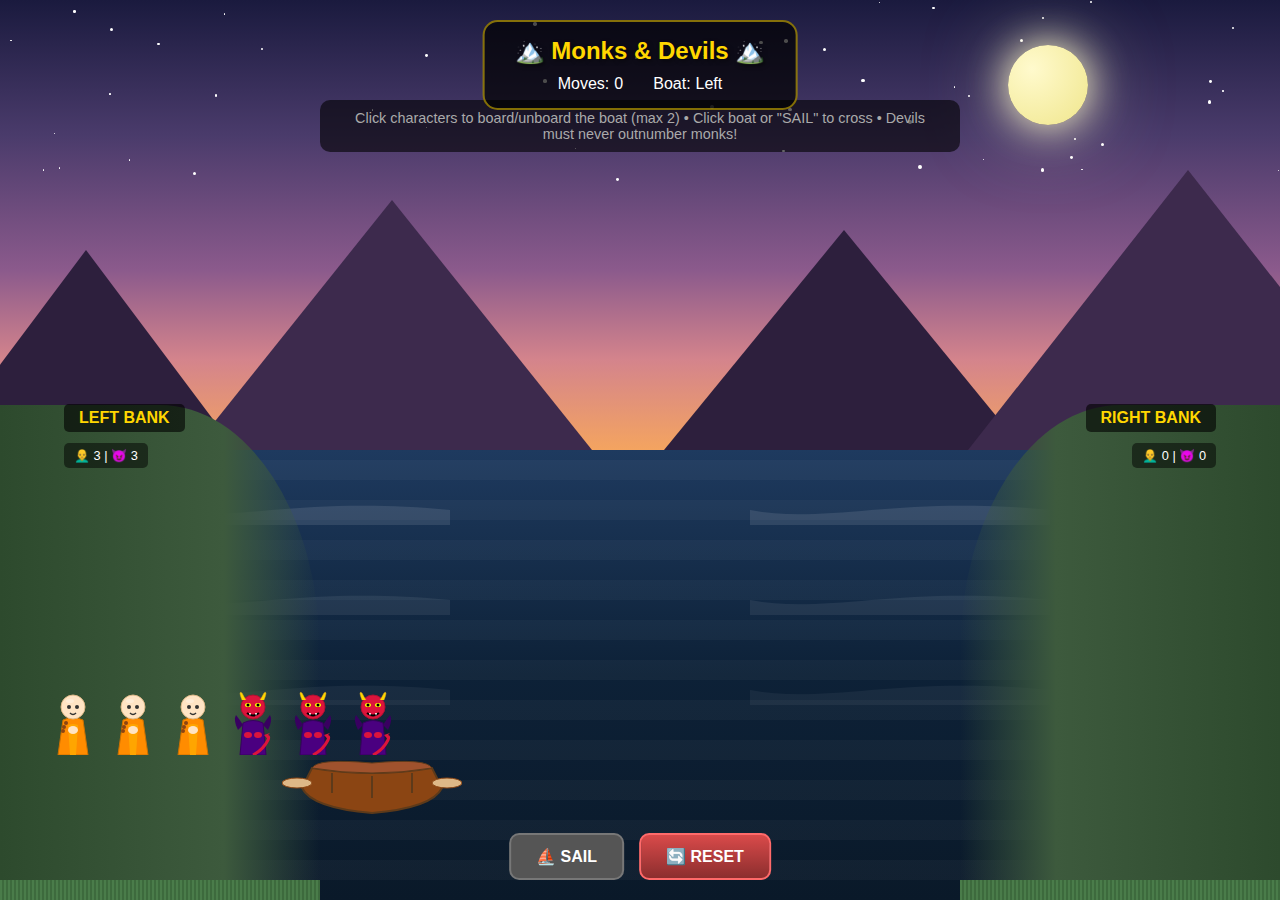
<file: claude-opus-4.5/index.html>
<!DOCTYPE html>
<html lang="en">

<head>
    <meta charset="UTF-8">
    <meta name="viewport" content="width=device-width, initial-scale=1.0">
    <title>Monks & Devils - River Crossing Puzzle</title>
    <style>
        * {
            margin: 0;
            padding: 0;
            box-sizing: border-box;
        }

        body {
            font-family: 'Segoe UI', Tahoma, Geneva, Verdana, sans-serif;
            overflow: hidden;
            height: 100vh;
            display: flex;
            flex-direction: column;
        }

        .game-container {
            position: relative;
            width: 100%;
            height: 100vh;
            overflow: hidden;
        }

        /* Background layers */
        .background {
            position: absolute;
            width: 100%;
            height: 100%;
            z-index: 0;
        }

        .sky {
            position: absolute;
            top: 0;
            width: 100%;
            height: 50%;
            background: linear-gradient(180deg, #1a1a3e 0%, #4a3b6b 30%, #8b5a8c 60%, #d4848c 80%, #f4a460 100%);
        }

        .stars {
            position: absolute;
            top: 0;
            width: 100%;
            height: 40%;
        }

        .star {
            position: absolute;
            background: white;
            border-radius: 50%;
            animation: twinkle 2s infinite;
        }

        @keyframes twinkle {

            0%,
            100% {
                opacity: 0.3;
            }

            50% {
                opacity: 1;
            }
        }

        .moon {
            position: absolute;
            top: 10%;
            right: 15%;
            width: 80px;
            height: 80px;
            background: radial-gradient(circle at 30% 30%, #fffacd, #f0e68c);
            border-radius: 50%;
            box-shadow: 0 0 40px #fffacd, 0 0 80px rgba(255, 250, 205, 0.5);
        }

        .mountains {
            position: absolute;
            bottom: 50%;
            width: 100%;
            height: 30%;
        }

        .mountain {
            position: absolute;
            bottom: 0;
            width: 0;
            height: 0;
            border-style: solid;
        }

        .mountain-1 {
            left: -5%;
            border-width: 0 150px 200px 150px;
            border-color: transparent transparent #2d1f3d transparent;
        }

        .mountain-2 {
            left: 15%;
            border-width: 0 200px 250px 200px;
            border-color: transparent transparent #3d2a4d transparent;
        }

        .mountain-3 {
            right: 20%;
            border-width: 0 180px 220px 180px;
            border-color: transparent transparent #2d1f3d transparent;
        }

        .mountain-4 {
            right: -10%;
            border-width: 0 220px 280px 220px;
            border-color: transparent transparent #3d2a4d transparent;
        }

        .river {
            position: absolute;
            bottom: 0;
            width: 100%;
            height: 50%;
            background: linear-gradient(180deg, #1e3a5f 0%, #0d2137 50%, #0a1929 100%);
            overflow: hidden;
        }

        .river-reflection {
            position: absolute;
            top: 0;
            width: 100%;
            height: 100%;
            background: repeating-linear-gradient(0deg,
                    transparent,
                    transparent 20px,
                    rgba(255, 255, 255, 0.03) 20px,
                    rgba(255, 255, 255, 0.03) 40px);
            animation: ripple 3s ease-in-out infinite;
        }

        @keyframes ripple {

            0%,
            100% {
                transform: translateY(0);
            }

            50% {
                transform: translateY(10px);
            }
        }

        .wave {
            position: absolute;
            width: 200%;
            height: 30px;
            background: url("data:image/svg+xml,%3Csvg xmlns='http://www.w3.org/2000/svg' viewBox='0 0 1200 120'%3E%3Cpath fill='rgba(255,255,255,0.1)' d='M0,60 C300,120 600,0 1200,60 L1200,120 L0,120 Z'/%3E%3C/svg%3E");
            background-size: 600px 30px;
            animation: wave 4s linear infinite;
        }

        .wave-1 {
            top: 10%;
            animation-delay: 0s;
        }

        .wave-2 {
            top: 30%;
            animation-delay: -1s;
            opacity: 0.7;
        }

        .wave-3 {
            top: 50%;
            animation-delay: -2s;
            opacity: 0.5;
        }

        @keyframes wave {
            0% {
                transform: translateX(0);
            }

            100% {
                transform: translateX(-50%);
            }
        }

        /* Banks */
        .bank {
            position: absolute;
            bottom: 0;
            width: 25%;
            height: 55%;
            z-index: 10;
        }

        .left-bank {
            left: 0;
            background: linear-gradient(90deg, #2d4a2d 0%, #3d5a3d 70%, transparent 100%);
            border-radius: 0 50% 0 0;
        }

        .right-bank {
            right: 0;
            background: linear-gradient(-90deg, #2d4a2d 0%, #3d5a3d 70%, transparent 100%);
            border-radius: 50% 0 0 0;
        }

        .grass {
            position: absolute;
            bottom: 0;
            width: 100%;
            height: 20px;
            background: repeating-linear-gradient(90deg,
                    #4a7c4a,
                    #4a7c4a 2px,
                    #3d6a3d 2px,
                    #3d6a3d 4px);
        }

        .trees {
            position: absolute;
            bottom: 20%;
        }

        .tree {
            position: absolute;
            width: 60px;
            height: 100px;
        }

        /* Characters area */
        .characters-area {
            position: absolute;
            bottom: 15%;
            display: flex;
            gap: 10px;
            padding: 10px;
            z-index: 20;
        }

        .left-characters {
            left: 3%;
        }

        .right-characters {
            right: 3%;
        }

        /* Character styles */
        .character {
            width: 50px;
            height: 70px;
            cursor: pointer;
            transition: all 0.3s ease;
            position: relative;
        }

        .character:hover {
            transform: scale(1.1);
        }

        .character.selected {
            transform: scale(1.15);
            filter: drop-shadow(0 0 10px gold);
        }

        .character svg {
            width: 100%;
            height: 100%;
        }

        /* Boat */
        .boat-area {
            position: absolute;
            bottom: 8%;
            z-index: 15;
            transition: left 1.5s ease-in-out;
        }

        .boat-area.left {
            left: 22%;
        }

        .boat-area.right {
            left: 53%;
        }

        .boat {
            position: relative;
            width: 180px;
            height: 120px;
            cursor: pointer;
        }

        .boat:hover {
            filter: drop-shadow(0 0 10px rgba(255, 215, 0, 0.5));
        }

        .boat-characters {
            position: absolute;
            top: 10px;
            left: 50%;
            transform: translateX(-50%);
            display: flex;
            gap: 5px;
        }

        .boat-characters .character {
            width: 40px;
            height: 56px;
        }

        /* UI Elements */
        .ui-panel {
            position: absolute;
            top: 20px;
            left: 50%;
            transform: translateX(-50%);
            background: rgba(0, 0, 0, 0.7);
            border-radius: 15px;
            padding: 15px 30px;
            color: white;
            text-align: center;
            z-index: 100;
            border: 2px solid rgba(255, 215, 0, 0.5);
        }

        .ui-panel h1 {
            font-size: 1.5rem;
            margin-bottom: 10px;
            color: #ffd700;
            text-shadow: 2px 2px 4px rgba(0, 0, 0, 0.5);
        }

        .stats {
            display: flex;
            gap: 30px;
            justify-content: center;
            font-size: 1rem;
        }

        .stat {
            display: flex;
            align-items: center;
            gap: 5px;
        }

        .stat-icon {
            width: 25px;
            height: 25px;
        }

        /* Control buttons */
        .controls {
            position: absolute;
            bottom: 20px;
            left: 50%;
            transform: translateX(-50%);
            display: flex;
            gap: 15px;
            z-index: 100;
        }

        .btn {
            padding: 12px 25px;
            font-size: 1rem;
            font-weight: bold;
            border: none;
            border-radius: 10px;
            cursor: pointer;
            transition: all 0.3s ease;
            text-transform: uppercase;
        }

        .btn-sail {
            background: linear-gradient(180deg, #4a90d9, #2e5a8c);
            color: white;
            border: 2px solid #6ab0ff;
        }

        .btn-sail:hover:not(:disabled) {
            background: linear-gradient(180deg, #6ab0ff, #4a90d9);
            transform: translateY(-2px);
        }

        .btn-sail:disabled {
            background: #555;
            border-color: #777;
            cursor: not-allowed;
        }

        .btn-reset {
            background: linear-gradient(180deg, #d94a4a, #8c2e2e);
            color: white;
            border: 2px solid #ff6a6a;
        }

        .btn-reset:hover {
            background: linear-gradient(180deg, #ff6a6a, #d94a4a);
            transform: translateY(-2px);
        }

        /* Modal */
        .modal {
            display: none;
            position: fixed;
            top: 0;
            left: 0;
            width: 100%;
            height: 100%;
            background: rgba(0, 0, 0, 0.8);
            z-index: 1000;
            justify-content: center;
            align-items: center;
        }

        .modal.show {
            display: flex;
        }

        .modal-content {
            background: linear-gradient(180deg, #2a2a4a, #1a1a3a);
            border-radius: 20px;
            padding: 40px;
            text-align: center;
            color: white;
            border: 3px solid;
            animation: modalPop 0.5s ease;
        }

        .modal-content.win {
            border-color: #ffd700;
        }

        .modal-content.lose {
            border-color: #ff4444;
        }

        @keyframes modalPop {
            0% {
                transform: scale(0.5);
                opacity: 0;
            }

            100% {
                transform: scale(1);
                opacity: 1;
            }
        }

        .modal-content h2 {
            font-size: 2.5rem;
            margin-bottom: 20px;
        }

        .modal-content.win h2 {
            color: #ffd700;
        }

        .modal-content.lose h2 {
            color: #ff4444;
        }

        .modal-content p {
            font-size: 1.2rem;
            margin-bottom: 30px;
            color: #ccc;
        }

        /* Instructions */
        .instructions {
            position: absolute;
            top: 100px;
            left: 50%;
            transform: translateX(-50%);
            background: rgba(0, 0, 0, 0.6);
            border-radius: 10px;
            padding: 10px 20px;
            color: #aaa;
            font-size: 0.9rem;
            z-index: 50;
            text-align: center;
        }

        /* Bank labels */
        .bank-label {
            position: absolute;
            bottom: 52%;
            padding: 5px 15px;
            background: rgba(0, 0, 0, 0.6);
            border-radius: 5px;
            color: #ffd700;
            font-weight: bold;
            z-index: 25;
        }

        .bank-label.left {
            left: 5%;
        }

        .bank-label.right {
            right: 5%;
        }

        /* Count display on banks */
        .bank-count {
            position: absolute;
            bottom: 48%;
            padding: 5px 10px;
            background: rgba(0, 0, 0, 0.5);
            border-radius: 5px;
            color: white;
            font-size: 0.8rem;
            z-index: 25;
        }

        .bank-count.left {
            left: 5%;
        }

        .bank-count.right {
            right: 5%;
        }

        .danger {
            color: #ff4444 !important;
            animation: pulse 0.5s infinite;
        }

        @keyframes pulse {

            0%,
            100% {
                opacity: 1;
            }

            50% {
                opacity: 0.5;
            }
        }
    </style>
</head>

<body>
    <div class="game-container">
        <!-- Background -->
        <div class="background">
            <div class="sky">
                <div class="stars" id="stars"></div>
                <div class="moon"></div>
            </div>
            <div class="mountains">
                <div class="mountain mountain-1"></div>
                <div class="mountain mountain-2"></div>
                <div class="mountain mountain-3"></div>
                <div class="mountain mountain-4"></div>
            </div>
            <div class="river">
                <div class="river-reflection"></div>
                <div class="wave wave-1"></div>
                <div class="wave wave-2"></div>
                <div class="wave wave-3"></div>
            </div>
        </div>

        <!-- Banks -->
        <div class="bank left-bank">
            <div class="grass"></div>
        </div>
        <div class="bank right-bank">
            <div class="grass"></div>
        </div>

        <!-- Bank Labels -->
        <div class="bank-label left">LEFT BANK</div>
        <div class="bank-label right">RIGHT BANK</div>

        <!-- Bank Counts -->
        <div class="bank-count left" id="leftCount">👨‍🦲 3 | 😈 3</div>
        <div class="bank-count right" id="rightCount">👨‍🦲 0 | 😈 0</div>

        <!-- Characters on left bank -->
        <div class="characters-area left-characters" id="leftBank"></div>

        <!-- Characters on right bank -->
        <div class="characters-area right-characters" id="rightBank"></div>

        <!-- Boat -->
        <div class="boat-area left" id="boatArea">
            <div class="boat" onclick="sailBoat()">
                <svg viewBox="0 0 180 120">
                    <!-- Boat hull -->
                    <path d="M20,80 Q30,100 90,105 Q150,100 160,80 L150,60 Q90,70 30,60 Z" fill="#8B4513"
                        stroke="#5D3A1A" stroke-width="2" />
                    <!-- Boat deck -->
                    <path d="M30,60 Q90,70 150,60 Q145,50 90,55 Q35,50 30,60" fill="#A0522D" stroke="#5D3A1A"
                        stroke-width="1" />
                    <!-- Boat details -->
                    <line x1="50" y1="65" x2="50" y2="85" stroke="#5D3A1A" stroke-width="2" />
                    <line x1="90" y1="68" x2="90" y2="90" stroke="#5D3A1A" stroke-width="2" />
                    <line x1="130" y1="65" x2="130" y2="85" stroke="#5D3A1A" stroke-width="2" />
                    <!-- Oars -->
                    <ellipse cx="15" cy="75" rx="15" ry="5" fill="#DEB887" stroke="#8B4513" stroke-width="1" />
                    <ellipse cx="165" cy="75" rx="15" ry="5" fill="#DEB887" stroke="#8B4513" stroke-width="1" />
                </svg>
                <div class="boat-characters" id="boatCharacters"></div>
            </div>
        </div>

        <!-- UI Panel -->
        <div class="ui-panel">
            <h1>🏔️ Monks & Devils 🏔️</h1>
            <div class="stats">
                <div class="stat">
                    <span>Moves:</span>
                    <span id="moves">0</span>
                </div>
                <div class="stat">
                    <span>Boat:</span>
                    <span id="boatSide">Left</span>
                </div>
            </div>
        </div>

        <!-- Instructions -->
        <div class="instructions">
            Click characters to board/unboard the boat (max 2) • Click boat or "SAIL" to cross •
            Devils must never outnumber monks!
        </div>

        <!-- Controls -->
        <div class="controls">
            <button class="btn btn-sail" id="sailBtn" onclick="sailBoat()">⛵ Sail</button>
            <button class="btn btn-reset" onclick="resetGame()">🔄 Reset</button>
        </div>

        <!-- Win Modal -->
        <div class="modal" id="winModal">
            <div class="modal-content win">
                <h2>🎉 Victory! 🎉</h2>
                <p>All monks and devils crossed safely!</p>
                <p id="winMoves">Completed in 0 moves</p>
                <button class="btn btn-sail" onclick="resetGame()">Play Again</button>
            </div>
        </div>

        <!-- Lose Modal -->
        <div class="modal" id="loseModal">
            <div class="modal-content lose">
                <h2>💀 Game Over 💀</h2>
                <p>The devils overpowered the monks!</p>
                <button class="btn btn-reset" onclick="resetGame()">Try Again</button>
            </div>
        </div>
    </div>

    <script>
        // Game State
        let gameState = {
            leftBank: { monks: 3, devils: 3 },
            rightBank: { monks: 0, devils: 0 },
            boat: { monks: 0, devils: 0, position: 'left' },
            boatCharacters: [], // Array to track who's on boat
            moves: 0,
            gameOver: false
        };

        // Character SVG templates
        function createMonkSVG() {
            return `
                <svg viewBox="0 0 50 70">
                    <!-- Robe -->
                    <path d="M10,70 L15,35 Q25,30 35,35 L40,70 Z" fill="#FF8C00" stroke="#CC7000" stroke-width="1"/>
                    <!-- Inner robe -->
                    <path d="M20,40 L22,70 L28,70 L30,40 Q25,38 20,40" fill="#FFA500"/>
                    <!-- Head -->
                    <circle cx="25" cy="22" r="12" fill="#FFE4C4" stroke="#DEB887" stroke-width="1"/>
                    <!-- Bald head shine -->
                    <ellipse cx="22" cy="16" rx="4" ry="2" fill="rgba(255,255,255,0.3)"/>
                    <!-- Eyes -->
                    <circle cx="21" cy="22" r="2" fill="#333"/>
                    <circle cx="29" cy="22" r="2" fill="#333"/>
                    <!-- Peaceful smile -->
                    <path d="M22,28 Q25,31 28,28" stroke="#333" stroke-width="1.5" fill="none"/>
                    <!-- Prayer beads -->
                    <circle cx="18" cy="38" r="2" fill="#8B4513"/>
                    <circle cx="16" cy="42" r="2" fill="#8B4513"/>
                    <circle cx="15" cy="46" r="2" fill="#8B4513"/>
                    <!-- Hands together -->
                    <ellipse cx="25" cy="45" rx="5" ry="4" fill="#FFE4C4"/>
                </svg>
            `;
        }

        function createDevilSVG() {
            return `
                <svg viewBox="0 0 50 70">
                    <!-- Body -->
                    <path d="M12,70 L15,38 Q25,33 35,38 L38,70 Z" fill="#4A0080" stroke="#380060" stroke-width="1"/>
                    <!-- Wings (folded) -->
                    <path d="M10,45 Q5,35 8,30 Q12,35 15,40 Z" fill="#380060"/>
                    <path d="M40,45 Q45,35 42,30 Q38,35 35,40 Z" fill="#380060"/>
                    <!-- Head -->
                    <circle cx="25" cy="22" r="12" fill="#DC143C" stroke="#B01030" stroke-width="1"/>
                    <!-- Horns -->
                    <path d="M14,15 Q10,5 14,8 Q16,12 18,15" fill="#FFD700" stroke="#DAA520" stroke-width="0.5"/>
                    <path d="M36,15 Q40,5 36,8 Q34,12 32,15" fill="#FFD700" stroke="#DAA520" stroke-width="0.5"/>
                    <!-- Evil eyes -->
                    <ellipse cx="20" cy="20" rx="3" ry="2" fill="#FFFF00"/>
                    <circle cx="20" cy="20" r="1.5" fill="#000"/>
                    <ellipse cx="30" cy="20" rx="3" ry="2" fill="#FFFF00"/>
                    <circle cx="30" cy="20" r="1.5" fill="#000"/>
                    <!-- Evil grin -->
                    <path d="M19,28 Q25,33 31,28" stroke="#000" stroke-width="2" fill="none"/>
                    <!-- Fangs -->
                    <path d="M21,28 L22,31 L23,28" fill="white"/>
                    <path d="M27,28 L28,31 L29,28" fill="white"/>
                    <!-- Tail -->
                    <path d="M25,70 Q35,65 40,55 Q42,50 38,52" stroke="#DC143C" stroke-width="3" fill="none"/>
                    <path d="M38,52 L42,48 L36,50 Z" fill="#DC143C"/>
                    <!-- Claws/hands -->
                    <ellipse cx="20" cy="50" rx="4" ry="3" fill="#DC143C"/>
                    <ellipse cx="30" cy="50" rx="4" ry="3" fill="#DC143C"/>
                </svg>
            `;
        }

        // Initialize stars
        function createStars() {
            const starsContainer = document.getElementById('stars');
            for (let i = 0; i < 50; i++) {
                const star = document.createElement('div');
                star.className = 'star';
                star.style.left = Math.random() * 100 + '%';
                star.style.top = Math.random() * 100 + '%';
                star.style.width = (Math.random() * 3 + 1) + 'px';
                star.style.height = star.style.width;
                star.style.animationDelay = Math.random() * 2 + 's';
                starsContainer.appendChild(star);
            }
        }

        // Render characters on a bank
        function renderBank(bankId, monks, devils, bankSide) {
            const container = document.getElementById(bankId);
            container.innerHTML = '';

            // Render monks
            for (let i = 0; i < monks; i++) {
                const char = document.createElement('div');
                char.className = 'character monk';
                char.innerHTML = createMonkSVG();
                char.onclick = () => toggleCharacter('monk', bankSide);
                container.appendChild(char);
            }

            // Render devils
            for (let i = 0; i < devils; i++) {
                const char = document.createElement('div');
                char.className = 'character devil';
                char.innerHTML = createDevilSVG();
                char.onclick = () => toggleCharacter('devil', bankSide);
                container.appendChild(char);
            }
        }

        // Render boat characters
        function renderBoat() {
            const container = document.getElementById('boatCharacters');
            container.innerHTML = '';

            for (const char of gameState.boatCharacters) {
                const charDiv = document.createElement('div');
                charDiv.className = `character ${char}`;
                charDiv.innerHTML = char === 'monk' ? createMonkSVG() : createDevilSVG();
                charDiv.onclick = () => removeFromBoat(char);
                container.appendChild(charDiv);
            }
        }

        // Toggle character between bank and boat
        function toggleCharacter(type, bankSide) {
            if (gameState.gameOver) return;
            if (gameState.boat.position !== bankSide) return; // Boat not at this bank

            const totalOnBoat = gameState.boat.monks + gameState.boat.devils;
            if (totalOnBoat >= 2) return; // Boat full

            const bank = bankSide === 'left' ? gameState.leftBank : gameState.rightBank;

            if (type === 'monk' && bank.monks > 0) {
                bank.monks--;
                gameState.boat.monks++;
                gameState.boatCharacters.push('monk');
            } else if (type === 'devil' && bank.devils > 0) {
                bank.devils--;
                gameState.boat.devils++;
                gameState.boatCharacters.push('devil');
            }

            updateDisplay();
        }

        // Remove character from boat
        function removeFromBoat(type) {
            if (gameState.gameOver) return;

            const bank = gameState.boat.position === 'left' ? gameState.leftBank : gameState.rightBank;
            const index = gameState.boatCharacters.indexOf(type);

            if (index > -1) {
                gameState.boatCharacters.splice(index, 1);
                if (type === 'monk') {
                    gameState.boat.monks--;
                    bank.monks++;
                } else {
                    gameState.boat.devils--;
                    bank.devils++;
                }
            }

            updateDisplay();
        }

        // Sail the boat
        function sailBoat() {
            if (gameState.gameOver) return;

            const totalOnBoat = gameState.boat.monks + gameState.boat.devils;
            if (totalOnBoat === 0) return; // Need at least 1 to sail

            // Move boat
            const boatArea = document.getElementById('boatArea');

            if (gameState.boat.position === 'left') {
                gameState.boat.position = 'right';
                boatArea.classList.remove('left');
                boatArea.classList.add('right');
            } else {
                gameState.boat.position = 'left';
                boatArea.classList.remove('right');
                boatArea.classList.add('left');
            }

            gameState.moves++;

            // After animation, unload and check
            setTimeout(() => {
                unloadBoat();
                updateDisplay();
                checkGameState();
            }, 1500);
        }

        // Unload boat to current bank
        function unloadBoat() {
            const bank = gameState.boat.position === 'left' ? gameState.leftBank : gameState.rightBank;

            bank.monks += gameState.boat.monks;
            bank.devils += gameState.boat.devils;
            gameState.boat.monks = 0;
            gameState.boat.devils = 0;
            gameState.boatCharacters = [];
        }

        // Check win/lose conditions
        function checkGameState() {
            // Check lose condition
            if (isInvalidState(gameState.leftBank) || isInvalidState(gameState.rightBank)) {
                gameState.gameOver = true;
                document.getElementById('loseModal').classList.add('show');
                return;
            }

            // Check win condition
            if (gameState.rightBank.monks === 3 && gameState.rightBank.devils === 3) {
                gameState.gameOver = true;
                document.getElementById('winMoves').textContent = `Completed in ${gameState.moves} moves`;
                document.getElementById('winModal').classList.add('show');
            }
        }

        // Check if bank state is invalid (devils > monks when monks > 0)
        function isInvalidState(bank) {
            return bank.monks > 0 && bank.devils > bank.monks;
        }

        // Update all display elements
        function updateDisplay() {
            // Render banks
            renderBank('leftBank', gameState.leftBank.monks, gameState.leftBank.devils, 'left');
            renderBank('rightBank', gameState.rightBank.monks, gameState.rightBank.devils, 'right');
            renderBoat();

            // Update counts
            const leftCount = document.getElementById('leftCount');
            const rightCount = document.getElementById('rightCount');

            leftCount.textContent = `👨‍🦲 ${gameState.leftBank.monks} | 😈 ${gameState.leftBank.devils}`;
            rightCount.textContent = `👨‍🦲 ${gameState.rightBank.monks} | 😈 ${gameState.rightBank.devils}`;

            // Highlight danger
            leftCount.classList.toggle('danger', isInvalidState(gameState.leftBank));
            rightCount.classList.toggle('danger', isInvalidState(gameState.rightBank));

            // Update UI
            document.getElementById('moves').textContent = gameState.moves;
            document.getElementById('boatSide').textContent = gameState.boat.position === 'left' ? 'Left' : 'Right';

            // Update sail button
            const sailBtn = document.getElementById('sailBtn');
            const totalOnBoat = gameState.boat.monks + gameState.boat.devils;
            sailBtn.disabled = totalOnBoat === 0 || gameState.gameOver;
        }

        // Reset game
        function resetGame() {
            gameState = {
                leftBank: { monks: 3, devils: 3 },
                rightBank: { monks: 0, devils: 0 },
                boat: { monks: 0, devils: 0, position: 'left' },
                boatCharacters: [],
                moves: 0,
                gameOver: false
            };

            // Reset boat position
            const boatArea = document.getElementById('boatArea');
            boatArea.classList.remove('right');
            boatArea.classList.add('left');

            // Hide modals
            document.getElementById('winModal').classList.remove('show');
            document.getElementById('loseModal').classList.remove('show');

            updateDisplay();
        }

        // Initialize game
        function init() {
            createStars();
            updateDisplay();
        }

        init();
    </script>
</body>

</html>
</file>
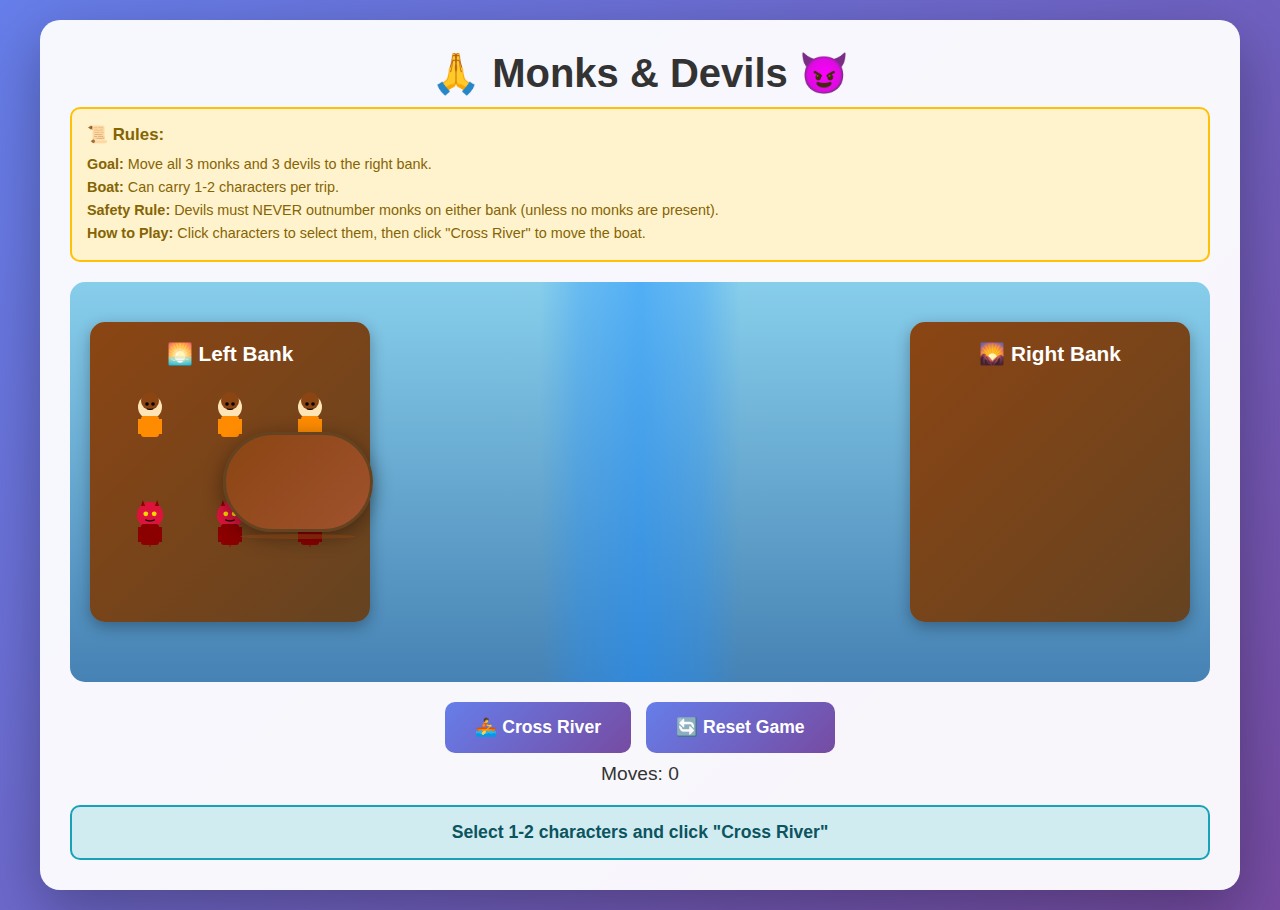
<file: claude/index.html>
<!DOCTYPE html>
<html lang="en">

<head>
    <meta charset="UTF-8">
    <meta name="viewport" content="width=device-width, initial-scale=1.0">
    <title>Monks & Devils - River Crossing Puzzle</title>
    <style>
        * {
            margin: 0;
            padding: 0;
            box-sizing: border-box;
        }

        body {
            font-family: 'Arial', sans-serif;
            background: linear-gradient(135deg, #667eea 0%, #764ba2 100%);
            min-height: 100vh;
            display: flex;
            flex-direction: column;
            align-items: center;
            padding: 20px;
            overflow-x: hidden;
        }

        .game-container {
            background: rgba(255, 255, 255, 0.95);
            border-radius: 20px;
            padding: 30px;
            box-shadow: 0 20px 60px rgba(0, 0, 0, 0.3);
            max-width: 1200px;
            width: 100%;
        }

        h1 {
            text-align: center;
            color: #333;
            margin-bottom: 10px;
            font-size: 2.5em;
        }

        .rules {
            background: #fff3cd;
            border: 2px solid #ffc107;
            border-radius: 10px;
            padding: 15px;
            margin-bottom: 20px;
            font-size: 0.9em;
        }

        .rules h3 {
            color: #856404;
            margin-bottom: 8px;
        }

        .rules p {
            color: #856404;
            line-height: 1.6;
        }

        .game-board {
            position: relative;
            background: linear-gradient(to bottom, #87CEEB 0%, #4682B4 100%);
            border-radius: 15px;
            padding: 40px 20px;
            margin: 20px 0;
            min-height: 400px;
        }

        .river {
            position: absolute;
            top: 50%;
            left: 50%;
            transform: translate(-50%, -50%);
            width: 200px;
            height: 100%;
            background: linear-gradient(to right,
                    transparent 0%,
                    rgba(30, 144, 255, 0.3) 20%,
                    rgba(30, 144, 255, 0.5) 50%,
                    rgba(30, 144, 255, 0.3) 80%,
                    transparent 100%);
            animation: wave 3s ease-in-out infinite;
        }

        @keyframes wave {

            0%,
            100% {
                opacity: 0.6;
            }

            50% {
                opacity: 0.8;
            }
        }

        .banks {
            display: flex;
            justify-content: space-between;
            position: relative;
            z-index: 1;
        }

        .bank {
            background: linear-gradient(135deg, #8B4513 0%, #654321 100%);
            border-radius: 15px;
            padding: 20px;
            width: 280px;
            min-height: 300px;
            box-shadow: 0 5px 15px rgba(0, 0, 0, 0.3);
        }

        .bank h2 {
            color: #fff;
            text-align: center;
            margin-bottom: 15px;
            font-size: 1.3em;
        }

        .characters {
            display: flex;
            flex-wrap: wrap;
            gap: 10px;
            justify-content: center;
            min-height: 200px;
        }

        .character {
            cursor: pointer;
            transition: transform 0.2s, box-shadow 0.2s;
            border-radius: 10px;
            padding: 5px;
        }

        .character:hover {
            transform: scale(1.1);
            box-shadow: 0 5px 15px rgba(0, 0, 0, 0.3);
        }

        .character.selected {
            background: rgba(255, 255, 255, 0.3);
            box-shadow: 0 0 20px rgba(255, 255, 0, 0.8);
        }

        .boat-container {
            position: absolute;
            top: 50%;
            left: 20%;
            transform: translate(-50%, -50%);
            transition: left 1s ease-in-out;
            z-index: 10;
        }

        .boat-container.right {
            left: 80%;
        }

        .boat {
            background: linear-gradient(135deg, #8B4513 0%, #A0522D 100%);
            border: 3px solid #654321;
            border-radius: 50px;
            padding: 15px 25px;
            min-width: 150px;
            min-height: 100px;
            display: flex;
            gap: 10px;
            align-items: center;
            justify-content: center;
            box-shadow: 0 5px 20px rgba(0, 0, 0, 0.4);
            position: relative;
        }

        .boat::before {
            content: '';
            position: absolute;
            bottom: -10px;
            left: 10%;
            right: 10%;
            height: 5px;
            background: rgba(139, 69, 19, 0.5);
            border-radius: 50%;
        }

        .controls {
            display: flex;
            gap: 15px;
            justify-content: center;
            margin-top: 20px;
        }

        button {
            background: linear-gradient(135deg, #667eea 0%, #764ba2 100%);
            color: white;
            border: none;
            padding: 15px 30px;
            font-size: 1.1em;
            border-radius: 10px;
            cursor: pointer;
            transition: transform 0.2s, box-shadow 0.2s;
            font-weight: bold;
        }

        button:hover:not(:disabled) {
            transform: translateY(-2px);
            box-shadow: 0 5px 15px rgba(0, 0, 0, 0.3);
        }

        button:disabled {
            opacity: 0.5;
            cursor: not-allowed;
        }

        .status {
            text-align: center;
            margin-top: 20px;
            padding: 15px;
            border-radius: 10px;
            font-size: 1.1em;
            font-weight: bold;
        }

        .status.win {
            background: #d4edda;
            color: #155724;
            border: 2px solid #28a745;
        }

        .status.lose {
            background: #f8d7da;
            color: #721c24;
            border: 2px solid #dc3545;
        }

        .status.info {
            background: #d1ecf1;
            color: #0c5460;
            border: 2px solid #17a2b8;
        }

        .moves-counter {
            text-align: center;
            font-size: 1.2em;
            color: #333;
            margin-top: 10px;
        }

        svg {
            width: 60px;
            height: 60px;
        }
    </style>
</head>

<body>
    <div class="game-container">
        <h1>🙏 Monks & Devils 😈</h1>

        <div class="rules">
            <h3>📜 Rules:</h3>
            <p>
                <strong>Goal:</strong> Move all 3 monks and 3 devils to the right bank.<br>
                <strong>Boat:</strong> Can carry 1-2 characters per trip.<br>
                <strong>Safety Rule:</strong> Devils must NEVER outnumber monks on either bank (unless no monks are
                present).<br>
                <strong>How to Play:</strong> Click characters to select them, then click "Cross River" to move the
                boat.
            </p>
        </div>

        <div class="game-board">
            <div class="river"></div>

            <div class="banks">
                <div class="bank" id="left-bank">
                    <h2>🌅 Left Bank</h2>
                    <div class="characters" id="left-characters"></div>
                </div>

                <div class="bank" id="right-bank">
                    <h2>🌄 Right Bank</h2>
                    <div class="characters" id="right-characters"></div>
                </div>
            </div>

            <div class="boat-container" id="boat-container">
                <div class="boat" id="boat"></div>
            </div>
        </div>

        <div class="controls">
            <button id="cross-btn">🚣 Cross River</button>
            <button id="reset-btn">🔄 Reset Game</button>
        </div>

        <div class="moves-counter">Moves: <span id="moves">0</span></div>
        <div class="status info" id="status">Select 1-2 characters and click "Cross River"</div>
    </div>

    <script>
        // SVG Templates
        const monkSVG = `
            <svg viewBox="0 0 100 100" xmlns="http://www.w3.org/2000/svg">
                <circle cx="50" cy="35" r="20" fill="#FFE4B5"/>
                <circle cx="50" cy="25" r="15" fill="#8B4513"/>
                <rect x="35" y="50" width="30" height="35" rx="5" fill="#FF8C00"/>
                <circle cx="45" cy="30" r="3" fill="#000"/>
                <circle cx="55" cy="30" r="3" fill="#000"/>
                <path d="M 45 38 Q 50 40 55 38" stroke="#000" stroke-width="2" fill="none"/>
                <rect x="30" y="55" width="10" height="25" fill="#FF8C00"/>
                <rect x="60" y="55" width="10" height="25" fill="#FF8C00"/>
            </svg>
        `;

        const devilSVG = `
            <svg viewBox="0 0 100 100" xmlns="http://www.w3.org/2000/svg">
                <circle cx="50" cy="40" r="22" fill="#DC143C"/>
                <polygon points="35,25 38,15 42,25" fill="#8B0000"/>
                <polygon points="65,25 62,15 58,25" fill="#8B0000"/>
                <rect x="35" y="55" width="30" height="35" rx="5" fill="#8B0000"/>
                <circle cx="43" cy="38" r="4" fill="#FFD700"/>
                <circle cx="57" cy="38" r="4" fill="#FFD700"/>
                <path d="M 42 48 Q 50 52 58 48" stroke="#000" stroke-width="2" fill="none"/>
                <polygon points="48,85 50,95 52,85" fill="#8B0000"/>
                <rect x="30" y="60" width="10" height="25" fill="#8B0000"/>
                <rect x="60" y="60" width="10" height="25" fill="#8B0000"/>
            </svg>
        `;

        // Game State
        let gameState = {
            leftBank: { monks: 3, devils: 3 },
            rightBank: { monks: 0, devils: 0 },
            boat: { monks: 0, devils: 0 },
            boatOnLeft: true,
            selected: [],
            moves: 0,
            gameOver: false
        };

        // Initialize game
        function initGame() {
            gameState = {
                leftBank: { monks: 3, devils: 3 },
                rightBank: { monks: 0, devils: 0 },
                boat: { monks: 0, devils: 0 },
                boatOnLeft: true,
                selected: [],
                moves: 0,
                gameOver: false
            };
            updateDisplay();
            document.getElementById('status').className = 'status info';
            document.getElementById('status').textContent = 'Select 1-2 characters and click "Cross River"';
        }

        // Create character element
        function createCharacter(type, id) {
            const div = document.createElement('div');
            div.className = 'character';
            div.dataset.type = type;
            div.dataset.id = id;
            div.innerHTML = type === 'monk' ? monkSVG : devilSVG;
            div.onclick = () => selectCharacter(div);
            return div;
        }

        // Update display
        function updateDisplay() {
            const leftChars = document.getElementById('left-characters');
            const rightChars = document.getElementById('right-characters');
            const boat = document.getElementById('boat');
            const boatContainer = document.getElementById('boat-container');

            leftChars.innerHTML = '';
            rightChars.innerHTML = '';
            boat.innerHTML = '';

            // Left bank
            for (let i = 0; i < gameState.leftBank.monks; i++) {
                leftChars.appendChild(createCharacter('monk', `left-monk-${i}`));
            }
            for (let i = 0; i < gameState.leftBank.devils; i++) {
                leftChars.appendChild(createCharacter('devil', `left-devil-${i}`));
            }

            // Right bank
            for (let i = 0; i < gameState.rightBank.monks; i++) {
                rightChars.appendChild(createCharacter('monk', `right-monk-${i}`));
            }
            for (let i = 0; i < gameState.rightBank.devils; i++) {
                rightChars.appendChild(createCharacter('devil', `right-devil-${i}`));
            }

            // Boat
            for (let i = 0; i < gameState.boat.monks; i++) {
                const char = createCharacter('monk', `boat-monk-${i}`);
                char.style.pointerEvents = 'none';
                boat.appendChild(char);
            }
            for (let i = 0; i < gameState.boat.devils; i++) {
                const char = createCharacter('devil', `boat-devil-${i}`);
                char.style.pointerEvents = 'none';
                boat.appendChild(char);
            }

            // Boat position
            boatContainer.className = gameState.boatOnLeft ? 'boat-container' : 'boat-container right';

            // Moves counter
            document.getElementById('moves').textContent = gameState.moves;

            // Disable characters on opposite bank
            if (gameState.boatOnLeft) {
                rightChars.style.opacity = '0.5';
                rightChars.style.pointerEvents = 'none';
                leftChars.style.opacity = '1';
                leftChars.style.pointerEvents = 'auto';
            } else {
                leftChars.style.opacity = '0.5';
                leftChars.style.pointerEvents = 'none';
                rightChars.style.opacity = '1';
                rightChars.style.pointerEvents = 'auto';
            }
        }

        // Select character
        function selectCharacter(element) {
            if (gameState.gameOver) return;

            const type = element.dataset.type;
            const totalInBoat = gameState.boat.monks + gameState.boat.devils;

            if (element.classList.contains('selected')) {
                element.classList.remove('selected');
                gameState.boat[type + 's']--;
                gameState.selected = gameState.selected.filter(s => s !== element.dataset.id);
            } else {
                if (totalInBoat < 2) {
                    element.classList.add('selected');
                    gameState.boat[type + 's']++;
                    gameState.selected.push(element.dataset.id);
                }
            }

            updateDisplay();
        }

        // Check if state is valid
        function isValidState(monks, devils) {
            if (monks === 0) return true;
            return devils <= monks;
        }

        // Cross river
        function crossRiver() {
            if (gameState.gameOver) return;

            const totalInBoat = gameState.boat.monks + gameState.boat.devils;
            if (totalInBoat === 0 || totalInBoat > 2) {
                showStatus('Select 1-2 characters to cross!', 'info');
                return;
            }

            // Move characters
            if (gameState.boatOnLeft) {
                gameState.leftBank.monks -= gameState.boat.monks;
                gameState.leftBank.devils -= gameState.boat.devils;
                gameState.rightBank.monks += gameState.boat.monks;
                gameState.rightBank.devils += gameState.boat.devils;
            } else {
                gameState.rightBank.monks -= gameState.boat.monks;
                gameState.rightBank.devils -= gameState.boat.devils;
                gameState.leftBank.monks += gameState.boat.monks;
                gameState.leftBank.devils += gameState.boat.devils;
            }

            gameState.boatOnLeft = !gameState.boatOnLeft;
            gameState.boat = { monks: 0, devils: 0 };
            gameState.selected = [];
            gameState.moves++;

            updateDisplay();

            // Check game state
            setTimeout(() => {
                if (!isValidState(gameState.leftBank.monks, gameState.leftBank.devils) ||
                    !isValidState(gameState.rightBank.monks, gameState.rightBank.devils)) {
                    gameState.gameOver = true;
                    showStatus('💀 Game Over! Devils overpowered the monks!', 'lose');
                    return;
                }

                if (gameState.rightBank.monks === 3 && gameState.rightBank.devils === 3) {
                    gameState.gameOver = true;
                    showStatus(`🎉 Victory! You won in ${gameState.moves} moves!`, 'win');
                    return;
                }

                showStatus('Select 1-2 characters and click "Cross River"', 'info');
            }, 1000);
        }

        // Show status message
        function showStatus(message, type) {
            const status = document.getElementById('status');
            status.textContent = message;
            status.className = `status ${type}`;
        }

        // Event listeners
        document.getElementById('cross-btn').addEventListener('click', crossRiver);
        document.getElementById('reset-btn').addEventListener('click', initGame);

        // Start game
        initGame();
    </script>
</body>

</html>
</file>
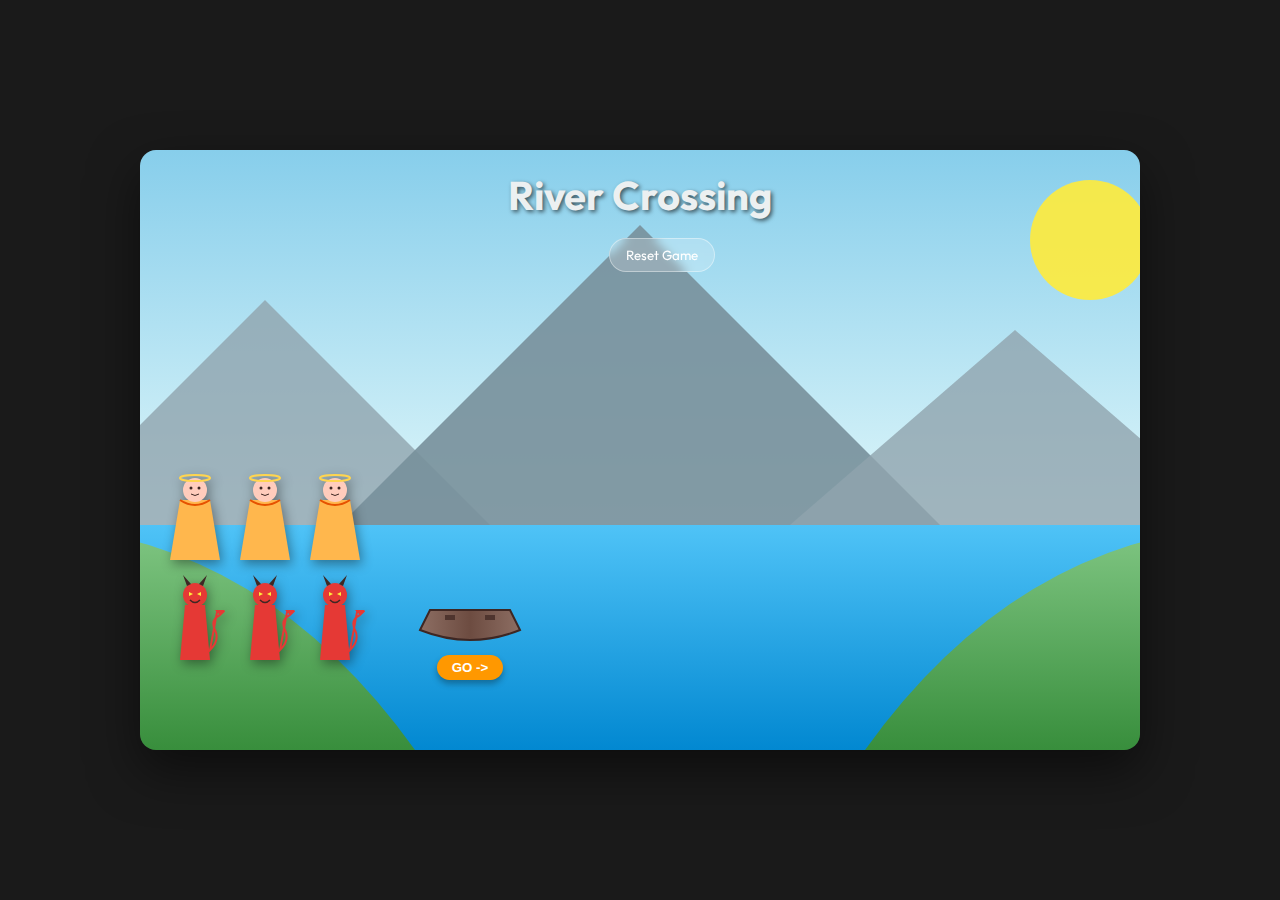
<file: gemini/index.html>
<!DOCTYPE html>
<html lang="en">
<head>
    <meta charset="UTF-8">
    <meta name="viewport" content="width=device-width, initial-scale=1.0">
    <title>River Crossing: Monks & Devils</title>
    <link rel="stylesheet" href="style.css">
    <link href="https://fonts.googleapis.com/css2?family=Outfit:wght@400;700&display=swap" rel="stylesheet">
</head>
<body>
    <div id="game-container">
        <!-- Background is handled via CSS -->
        
        <div id="ui-layer">
            <h1>River Crossing</h1>
            <div id="message-box" class="hidden"></div>
            <button id="reset-btn">Reset Game</button>
        </div>

        <div id="game-area">
            <div id="left-bank" class="bank">
                <!-- Characters will be injected here by JS -->
            </div>
            
            <div id="river">
                <div id="boat-container" class="left-side">
                    <div id="boat">
                        <!-- Boat seats -->
                        <div class="seat" data-seat="0"></div>
                        <div class="seat" data-seat="1"></div>
                    </div>
                    <button id="move-btn">GO</button>
                </div>
            </div>
            
            <div id="right-bank" class="bank">
                <!-- Characters will be injected here by JS -->
            </div>
        </div>

        <div id="modal-overlay" class="hidden">
            <div id="modal-content">
                <h2 id="modal-title">Game Over</h2>
                <p id="modal-message">The devils overpowered the monks!</p>
                <button id="modal-restart-btn">Try Again</button>
            </div>
        </div>
    </div>

    <script src="script.js"></script>
</body>
</html>
</file>
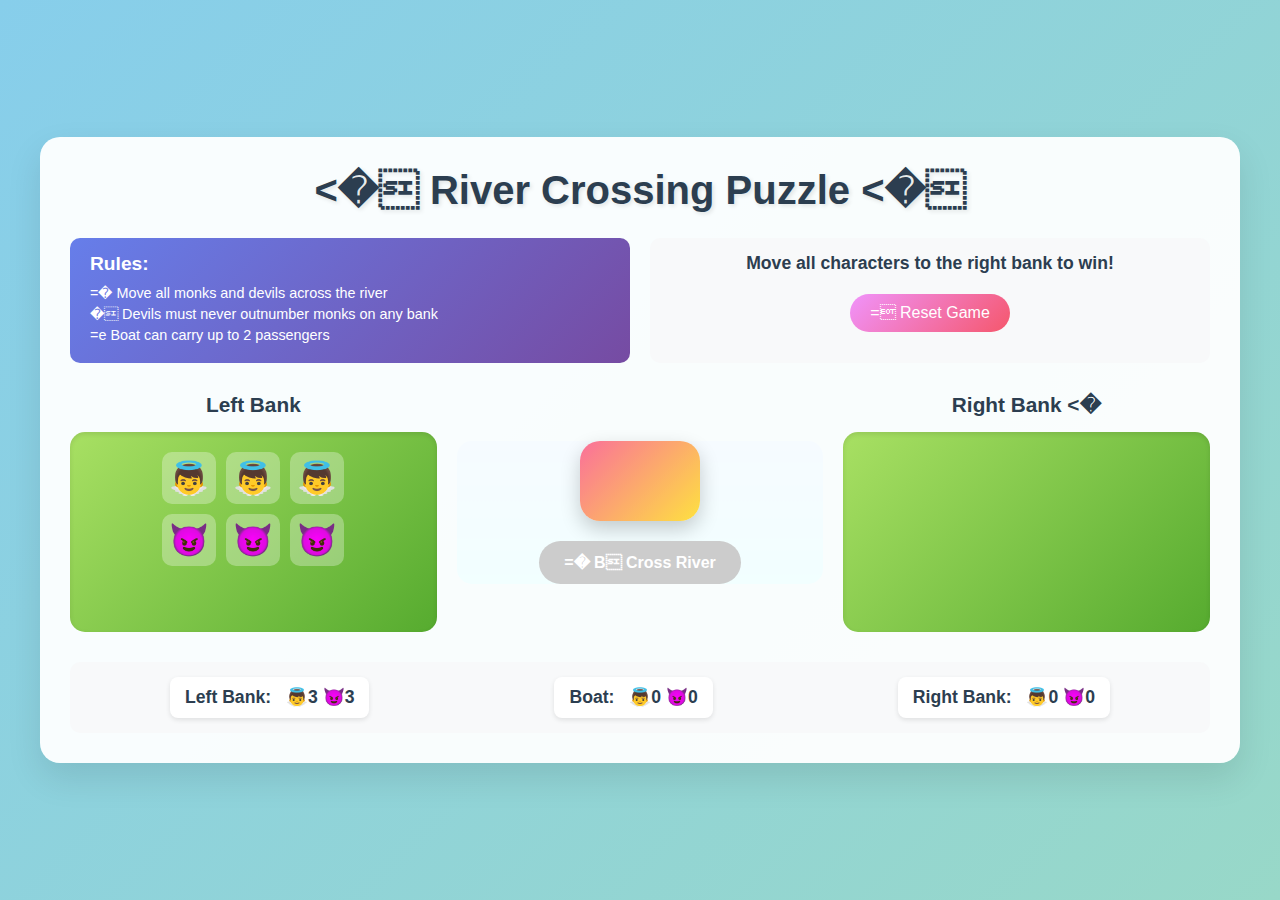
<file: glm/index.html>
<!DOCTYPE html>
<html lang="en">
<head>
    <meta charset="UTF-8">
    <meta name="viewport" content="width=device-width, initial-scale=1.0">
    <title>River Crossing Puzzle</title>
    <link rel="stylesheet" href="style.css">
</head>
<body>
    <div class="game-container">
        <h1><� River Crossing Puzzle <�</h1>

        <div class="game-info">
            <div class="rules">
                <h3>Rules:</h3>
                <p>=� Move all monks and devils across the river</p>
                <p>� Devils must never outnumber monks on any bank</p>
                <p>=e Boat can carry up to 2 passengers</p>
            </div>
            <div class="game-status">
                <p id="status-text">Move all characters to the right bank to win!</p>
                <button id="reset-btn">= Reset Game</button>
            </div>
        </div>

        <div class="game-board">
            <!-- Left Bank -->
            <div class="bank left-bank">
                <h3>Left Bank</h3>
                <div class="bank-area" id="left-bank">
                    <div class="characters" id="left-monks"></div>
                    <div class="characters" id="left-devils"></div>
                </div>
            </div>

            <!-- River and Boat -->
            <div class="river">
                <div class="boat" id="boat">
                    <div class="boat-passengers" id="boat-passengers"></div>
                </div>
                <div class="boat-controls">
                    <button id="move-boat" disabled>=�B Cross River</button>
                </div>
            </div>

            <!-- Right Bank -->
            <div class="bank right-bank">
                <h3>Right Bank <�</h3>
                <div class="bank-area" id="right-bank">
                    <div class="characters" id="right-monks"></div>
                    <div class="characters" id="right-devils"></div>
                </div>
            </div>
        </div>

        <div class="counts">
            <div class="count-display">
                <span>Left Bank: </span>
                <span id="left-count">=|3 =3</span>
            </div>
            <div class="count-display">
                <span>Boat: </span>
                <span id="boat-count">=|0 =0</span>
            </div>
            <div class="count-display">
                <span>Right Bank: </span>
                <span id="right-count">=|0 =0</span>
            </div>
        </div>
    </div>

    <script src="script.js"></script>
</body>
</html>
</file>
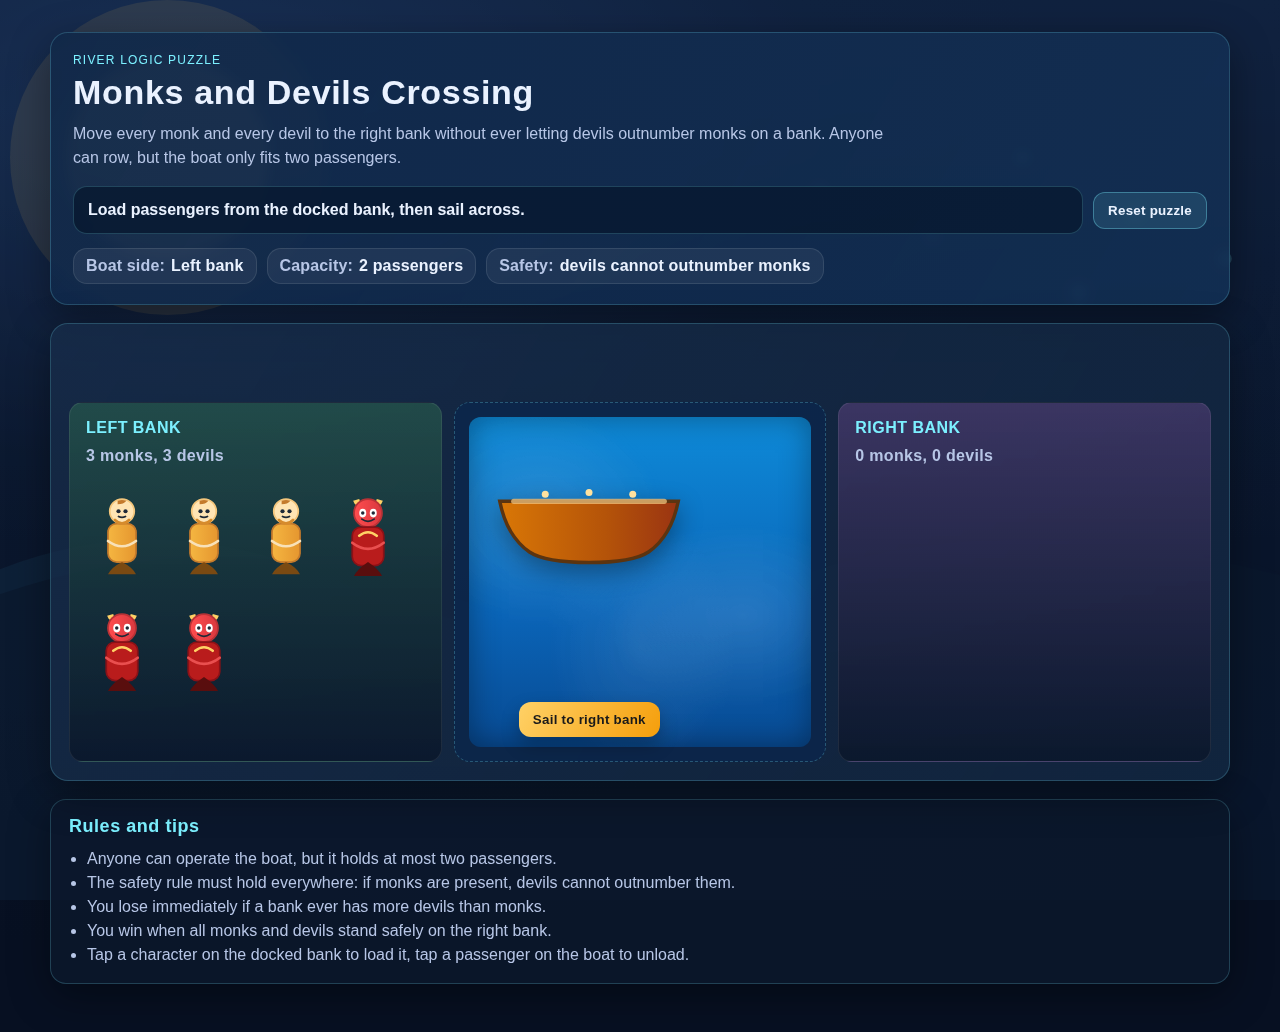
<file: gpt/index.html>
<!DOCTYPE html>
<html lang="en">
<head>
  <meta charset="UTF-8">
  <meta name="viewport" content="width=device-width, initial-scale=1.0">
  <title>Monks and Devils River Crossing</title>
  <style>
    :root {
      --ink: #eaf2ff;
      --muted: #b7c6e6;
      --bg: #0b1426;
      --panel: #0f213d;
      --panel-2: #132a4d;
      --accent: #7cf0ff;
      --accent-2: #ffc857;
      --accent-3: #52e2b9;
      --shadow: 0 12px 40px rgba(0, 0, 0, 0.38);
      --river: linear-gradient(180deg, #0e8ad8 0%, #0a64b7 60%, #084a92 100%);
      --monk: #ffcd7a;
      --devil: #ff6b6b;
      --boat: #f59e0b;
      --font: "Avenir Next", "Futura", "Segoe UI", "Helvetica Neue", sans-serif;
    }

    * {
      box-sizing: border-box;
    }

    body {
      margin: 0;
      min-height: 100vh;
      font-family: var(--font);
      background: radial-gradient(120% 80% at 15% 12%, #1e3357 0%, #0b1426 42%, #071022 100%);
      color: var(--ink);
      display: flex;
      justify-content: center;
      padding: 32px 18px 48px;
      position: relative;
      overflow-x: hidden;
    }

    .bg-illustration {
      position: fixed;
      inset: 0;
      pointer-events: none;
      z-index: 0;
      opacity: 0.55;
    }

    .game-shell {
      position: relative;
      z-index: 1;
      width: min(1180px, 100%);
      display: flex;
      flex-direction: column;
      gap: 18px;
    }

    header.top {
      background: linear-gradient(120deg, rgba(16, 40, 73, 0.9), rgba(19, 48, 85, 0.85));
      border: 1px solid rgba(124, 240, 255, 0.2);
      border-radius: 18px;
      padding: 20px 22px;
      box-shadow: var(--shadow);
      backdrop-filter: blur(6px);
    }

    .eyebrow {
      text-transform: uppercase;
      letter-spacing: 0.1em;
      color: var(--accent);
      font-size: 12px;
      margin: 0 0 6px;
    }

    h1 {
      margin: 0;
      font-size: clamp(28px, 3vw, 34px);
      letter-spacing: 0.02em;
    }

    .lead {
      margin: 10px 0 0;
      color: var(--muted);
      line-height: 1.5;
      max-width: 820px;
    }

    .status-bar {
      margin-top: 16px;
      display: flex;
      flex-wrap: wrap;
      gap: 10px;
      align-items: center;
      justify-content: space-between;
    }

    .message {
      flex: 1 1 260px;
      padding: 12px 14px;
      background: rgba(7, 23, 45, 0.75);
      border: 1px solid rgba(124, 240, 255, 0.2);
      border-radius: 14px;
      color: var(--ink);
      font-weight: 600;
      line-height: 1.4;
      min-height: 28px;
    }

    .message.win {
      border-color: rgba(82, 226, 185, 0.7);
      color: #b5ffe1;
    }

    .message.lose {
      border-color: rgba(255, 107, 107, 0.6);
      color: #ffc8c8;
    }

    .controls {
      display: flex;
      gap: 8px;
      flex-wrap: wrap;
    }

    button {
      border: none;
      outline: none;
      cursor: pointer;
      transition: transform 0.15s ease, box-shadow 0.2s ease, background 0.2s ease, color 0.2s ease;
      font-family: var(--font);
    }

    button:disabled {
      cursor: not-allowed;
      opacity: 0.55;
    }

    .ghost-btn {
      background: rgba(124, 240, 255, 0.12);
      color: var(--ink);
      border: 1px solid rgba(124, 240, 255, 0.35);
      border-radius: 12px;
      padding: 10px 14px;
      font-weight: 700;
      letter-spacing: 0.02em;
    }

    .ghost-btn:hover:not(:disabled) {
      transform: translateY(-1px);
      box-shadow: 0 10px 28px rgba(0, 0, 0, 0.2);
      border-color: rgba(124, 240, 255, 0.6);
    }

    .chip-row {
      display: flex;
      gap: 10px;
      flex-wrap: wrap;
      margin-top: 14px;
    }

    .chip {
      background: rgba(255, 255, 255, 0.06);
      border: 1px solid rgba(255, 255, 255, 0.1);
      color: var(--muted);
      padding: 8px 12px;
      border-radius: 14px;
      font-weight: 600;
      letter-spacing: 0.01em;
      display: inline-flex;
      align-items: center;
      gap: 6px;
    }

    .chip strong {
      color: var(--ink);
      font-weight: 800;
    }

    .play-area {
      position: relative;
      background: linear-gradient(120deg, rgba(24, 46, 76, 0.7), rgba(18, 38, 64, 0.9));
      border: 1px solid rgba(124, 240, 255, 0.2);
      border-radius: 18px;
      padding: 18px;
      box-shadow: var(--shadow);
      overflow: hidden;
    }

    .banks {
      display: grid;
      grid-template-columns: repeat(3, minmax(0, 1fr));
      gap: 12px;
      align-items: end;
      min-height: 420px;
    }

    .bank {
      position: relative;
      padding: 16px;
      background: rgba(11, 24, 44, 0.8);
      border: 1px solid rgba(255, 255, 255, 0.08);
      border-radius: 14px;
      min-height: 360px;
      display: flex;
      flex-direction: column;
      gap: 10px;
    }

    .bank.left {
      background: linear-gradient(180deg, rgba(45, 104, 79, 0.55), rgba(11, 24, 44, 0.9));
    }

    .bank.right {
      background: linear-gradient(180deg, rgba(121, 78, 150, 0.4), rgba(11, 24, 44, 0.9));
    }

    .bank h3 {
      margin: 0;
      font-size: 16px;
      letter-spacing: 0.03em;
      text-transform: uppercase;
      color: var(--accent);
    }

    .count-row {
      color: var(--muted);
      font-weight: 700;
      letter-spacing: 0.02em;
    }

    .figure-row {
      display: flex;
      gap: 10px;
      flex-wrap: wrap;
      align-items: flex-end;
      min-height: 220px;
    }

    .river {
      position: relative;
      border: 1px dashed rgba(124, 240, 255, 0.25);
      border-radius: 16px;
      padding: 12px;
      background: rgba(11, 39, 76, 0.8);
      overflow: hidden;
      min-height: 360px;
    }

    .water {
      position: absolute;
      inset: 14px;
      border-radius: 12px;
      background: var(--river);
      box-shadow: inset 0 0 30px rgba(0, 0, 0, 0.35);
      overflow: hidden;
    }

    .water::before,
    .water::after {
      content: "";
      position: absolute;
      inset: 0;
      background: radial-gradient(ellipse at 20% 30%, rgba(255, 255, 255, 0.12), transparent 35%),
        radial-gradient(ellipse at 80% 60%, rgba(255, 255, 255, 0.12), transparent 35%),
        radial-gradient(ellipse at 50% 70%, rgba(255, 255, 255, 0.08), transparent 40%);
      animation: drift 18s linear infinite;
      opacity: 0.6;
    }

    .water::after {
      animation-duration: 24s;
      animation-direction: reverse;
      opacity: 0.4;
    }

    @keyframes drift {
      from {
        transform: translateX(-12px);
      }
      to {
        transform: translateX(12px);
      }
    }

    .boat {
      position: absolute;
      bottom: 24px;
      left: var(--boat-x, 8%);
      width: 210px;
      display: flex;
      flex-direction: column;
      align-items: center;
      gap: 6px;
      z-index: 3;
      transition: left 0.5s ease;
    }

    .boat[data-side="right"] {
      --boat-x: calc(100% - 210px - 8%);
    }

    .boat-graphic {
      width: 100%;
      filter: drop-shadow(0 8px 12px rgba(0, 0, 0, 0.35));
    }

    .boat-figures {
      display: flex;
      gap: 6px;
      justify-content: center;
      align-items: flex-end;
      min-height: 120px;
      width: 100%;
      padding: 6px;
    }

    .boat-actions {
      display: flex;
      gap: 8px;
      width: 100%;
      justify-content: center;
    }

    .sail-btn {
      padding: 10px 14px;
      border-radius: 12px;
      background: linear-gradient(120deg, #ffd166, #f59e0b);
      color: #1a1a1a;
      font-weight: 800;
      letter-spacing: 0.02em;
      box-shadow: 0 8px 18px rgba(0, 0, 0, 0.25);
    }

    .sail-btn:hover:not(:disabled) {
      transform: translateY(-1px);
    }

    .token {
      background: transparent;
      padding: 0;
      border-radius: 12px;
      border: 1px solid transparent;
    }

    .token svg {
      width: 70px;
      height: 90px;
      display: block;
    }

    .token:hover:not(:disabled) {
      transform: translateY(-2px);
      border-color: rgba(124, 240, 255, 0.4);
      box-shadow: 0 8px 16px rgba(0, 0, 0, 0.3);
    }

    .token.disabled {
      opacity: 0.35;
      border-color: rgba(255, 255, 255, 0.08);
      pointer-events: none;
    }

    .token-label {
      font-size: 12px;
      text-align: center;
      margin-top: -4px;
      color: var(--muted);
    }

    .warning {
      color: #ffc8c8;
    }

    .win {
      color: #aef8d8;
    }

    .rules {
      background: rgba(11, 24, 44, 0.8);
      border: 1px solid rgba(124, 240, 255, 0.2);
      border-radius: 16px;
      padding: 16px 18px;
      box-shadow: var(--shadow);
    }

    .rules h2 {
      margin: 0 0 10px;
      font-size: 18px;
      letter-spacing: 0.03em;
      color: var(--accent);
    }

    .rules ul {
      margin: 0;
      padding-left: 18px;
      color: var(--muted);
      line-height: 1.5;
    }

    .bank.unsafe {
      border-color: rgba(255, 107, 107, 0.7);
      box-shadow: 0 0 0 2px rgba(255, 107, 107, 0.3);
    }

    @media (max-width: 960px) {
      .banks {
        grid-template-columns: 1fr;
      }

      .river {
        min-height: 300px;
      }

      .boat {
        position: relative;
        margin: 0 auto;
        left: 0;
      }

      .boat[data-side="right"] {
        --boat-x: 0;
      }
    }

    @media (max-width: 600px) {
      body {
        padding: 18px 14px 38px;
      }

      .token svg {
        width: 60px;
        height: 78px;
      }
    }
  </style>
</head>
<body>
  <div class="bg-illustration">
    <svg viewBox="0 0 1200 800" preserveAspectRatio="xMidYMid slice" width="100%" height="100%">
      <defs>
        <linearGradient id="sky" x1="0%" y1="0%" x2="0%" y2="100%">
          <stop offset="0%" stop-color="#173057" />
          <stop offset="60%" stop-color="#0c1b34" />
          <stop offset="100%" stop-color="#070f20" />
        </linearGradient>
        <linearGradient id="hill" x1="0%" y1="0%" x2="100%" y2="0%">
          <stop offset="0%" stop-color="#14334f" />
          <stop offset="100%" stop-color="#0e253f" />
        </linearGradient>
      </defs>
      <rect width="1200" height="800" fill="url(#sky)" />
      <circle cx="180" cy="140" r="90" fill="#ffe29f" opacity="0.45" />
      <circle cx="180" cy="140" r="140" fill="#ffc857" opacity="0.18" />
      <path d="M0 520 Q160 440 340 520 T720 520 T1200 520 V800 H0 Z" fill="url(#hill)" opacity="0.75" />
      <path d="M0 540 Q220 450 460 540 T920 540 T1200 540 V800 H0 Z" fill="#0d1c33" opacity="0.7" />
      <g opacity="0.35" fill="#7cf0ff">
        <circle cx="940" cy="140" r="6" />
        <circle cx="860" cy="210" r="4" />
        <circle cx="1040" cy="190" r="5" />
        <circle cx="990" cy="260" r="7" />
        <circle cx="1120" cy="230" r="6" />
        <circle cx="760" cy="170" r="5" />
      </g>
    </svg>
  </div>

  <main class="game-shell">
    <header class="top">
      <div class="eyebrow">River logic puzzle</div>
      <h1>Monks and Devils Crossing</h1>
      <p class="lead">
        Move every monk and every devil to the right bank without ever letting devils outnumber monks on a bank.
        Anyone can row, but the boat only fits two passengers.
      </p>
      <div class="status-bar">
        <div class="message" id="statusMessage">Load passengers from the docked bank, then sail across.</div>
        <div class="controls">
          <button class="ghost-btn" id="resetBtn" type="button">Reset puzzle</button>
        </div>
      </div>
      <div class="chip-row">
        <div class="chip">Boat side: <strong id="boatSideLabel">Left bank</strong></div>
        <div class="chip">Capacity: <strong>2 passengers</strong></div>
        <div class="chip">Safety: <strong>devils cannot outnumber monks</strong></div>
      </div>
    </header>

    <section class="play-area">
      <div class="banks">
        <div class="bank left" data-side="left">
          <h3>Left bank</h3>
          <div class="count-row" id="leftCount">3 monks, 3 devils</div>
          <div class="figure-row" id="leftFigures"></div>
        </div>

        <div class="river">
          <div class="water"></div>
          <div class="boat" id="boat" data-side="left">
            <div class="boat-graphic" aria-hidden="true">
              <svg viewBox="0 0 240 120">
                <defs>
                  <linearGradient id="boatWood" x1="0%" y1="0%" x2="100%" y2="0%">
                    <stop offset="0%" stop-color="#d97706" />
                    <stop offset="60%" stop-color="#b45309" />
                    <stop offset="100%" stop-color="#9a3412" />
                  </linearGradient>
                </defs>
                <path d="M18 46 H222 Q214 86 188 104 Q170 116 120 116 Q70 116 52 104 Q26 86 18 46 Z" fill="url(#boatWood)" stroke="#5b3410" stroke-width="4" />
                <path d="M34 46 H206" stroke="#f1c27d" stroke-width="6" stroke-linecap="round" opacity="0.75" />
                <circle cx="70" cy="38" r="4" fill="#ffe29f" />
                <circle cx="120" cy="36" r="4" fill="#ffe29f" />
                <circle cx="170" cy="38" r="4" fill="#ffe29f" />
              </svg>
            </div>
            <div class="boat-figures" id="boatFigures"></div>
            <div class="boat-actions">
              <button class="sail-btn" id="sailBtn" type="button">Sail to other bank</button>
            </div>
          </div>
        </div>

        <div class="bank right" data-side="right">
          <h3>Right bank</h3>
          <div class="count-row" id="rightCount">0 monks, 0 devils</div>
          <div class="figure-row" id="rightFigures"></div>
        </div>
      </div>
    </section>

    <section class="rules">
      <h2>Rules and tips</h2>
      <ul>
        <li>Anyone can operate the boat, but it holds at most two passengers.</li>
        <li>The safety rule must hold everywhere: if monks are present, devils cannot outnumber them.</li>
        <li>You lose immediately if a bank ever has more devils than monks.</li>
        <li>You win when all monks and devils stand safely on the right bank.</li>
        <li>Tap a character on the docked bank to load it, tap a passenger on the boat to unload.</li>
      </ul>
    </section>
  </main>

  <svg class="sprite-sheet" width="0" height="0" aria-hidden="true" focusable="false">
    <defs>
      <linearGradient id="monkRobe" x1="0%" y1="0%" x2="100%" y2="0%">
        <stop offset="0%" stop-color="#f5b641" />
        <stop offset="100%" stop-color="#e5962f" />
      </linearGradient>
      <linearGradient id="devilSkin" x1="0%" y1="0%" x2="100%" y2="0%">
        <stop offset="0%" stop-color="#ff4d4f" />
        <stop offset="100%" stop-color="#d9383e" />
      </linearGradient>

      <symbol id="icon-monk" viewBox="0 0 80 100">
        <circle cx="40" cy="24" r="14" fill="#ffe4b3" stroke="#f4c67c" stroke-width="2" />
        <path d="M35 12 Q40 10 45 12 Q42 16 35 16 Z" fill="#c47a2c" />
        <rect x="24" y="38" width="32" height="44" rx="10" fill="url(#monkRobe)" stroke="#c47a2c" stroke-width="2" />
        <path d="M24 58 Q40 70 56 58" stroke="#f8e1b8" stroke-width="3" fill="none" stroke-linecap="round" />
        <path d="M32 34 Q40 42 48 34" stroke="#d68b2c" stroke-width="3" fill="none" stroke-linecap="round" />
        <circle cx="36" cy="24" r="2.4" fill="#1f2937" />
        <circle cx="44" cy="24" r="2.4" fill="#1f2937" />
        <path d="M36 30 Q40 32 44 30" stroke="#1f2937" stroke-width="2" fill="none" stroke-linecap="round" />
        <path d="M40 82 Q28 88 24 96 H56 Q52 88 40 82 Z" fill="#854d0e" opacity="0.9" />
      </symbol>

      <symbol id="icon-devil" viewBox="0 0 80 100">
        <path d="M30 10 L34 24 Q32 20 28 18 Q24 16 23 12 Z" fill="#ffd166" />
        <path d="M50 10 L46 24 Q48 20 52 18 Q56 16 57 12 Z" fill="#ffd166" />
        <circle cx="40" cy="26" r="16" fill="url(#devilSkin)" stroke="#b83236" stroke-width="2" />
        <ellipse cx="34" cy="26" rx="4" ry="5" fill="#fff" />
        <ellipse cx="46" cy="26" rx="4" ry="5" fill="#fff" />
        <circle cx="34" cy="26" r="2" fill="#1f2937" />
        <circle cx="46" cy="26" r="2" fill="#1f2937" />
        <path d="M33 33 Q40 38 47 33" stroke="#1f2937" stroke-width="2" fill="none" stroke-linecap="round" />
        <rect x="22" y="42" width="36" height="44" rx="10" fill="#b91c1c" stroke="#8a1117" stroke-width="2" />
        <path d="M22 60 Q40 74 58 60" stroke="#e94f4f" stroke-width="3" fill="none" stroke-linecap="round" />
        <path d="M40 82 Q28 90 24 98 H56 Q52 90 40 82 Z" fill="#590e0e" />
        <path d="M30 52 Q40 44 50 52" stroke="#ffd166" stroke-width="3" fill="none" stroke-linecap="round" />
      </symbol>
    </defs>
  </svg>

  <script>
    const boatCapacity = 2;
    const statusMessage = document.getElementById("statusMessage");
    const boatSideLabel = document.getElementById("boatSideLabel");
    const leftFigures = document.getElementById("leftFigures");
    const rightFigures = document.getElementById("rightFigures");
    const boatFigures = document.getElementById("boatFigures");
    const leftCount = document.getElementById("leftCount");
    const rightCount = document.getElementById("rightCount");
    const boatEl = document.getElementById("boat");
    const sailBtn = document.getElementById("sailBtn");
    const resetBtn = document.getElementById("resetBtn");

    const state = {
      left: { monks: 3, devils: 3 },
      right: { monks: 0, devils: 0 },
      boat: { monks: 0, devils: 0 },
      boatSide: "left",
      gameOver: false,
      result: null,
    };

    function setMessage(text, type = "neutral") {
      statusMessage.textContent = text;
      statusMessage.className = "message";
      if (type === "win") statusMessage.classList.add("win");
      if (type === "lose") statusMessage.classList.add("lose");
    }

    function isSafe(group) {
      return !(group.monks > 0 && group.devils > group.monks);
    }

    function checkLoss() {
      const leftUnsafe = !isSafe(state.left);
      const rightUnsafe = !isSafe(state.right);
      const lost = leftUnsafe || rightUnsafe;
      document.querySelector('[data-side="left"]').classList.toggle("unsafe", leftUnsafe);
      document.querySelector('[data-side="right"]').classList.toggle("unsafe", rightUnsafe);
      if (lost) {
        state.gameOver = true;
        state.result = "lose";
        setMessage("Devils overpowered the monks. Reset to try again.", "lose");
      }
      return lost;
    }

    function checkWin() {
      const everyoneRight =
        state.right.monks === 3 &&
        state.right.devils === 3 &&
        state.boat.monks === 0 &&
        state.boat.devils === 0 &&
        state.boatSide === "right";
      if (everyoneRight) {
        state.gameOver = true;
        state.result = "win";
        setMessage("Success! Every monk and every devil reached the right bank safely.", "win");
      }
    }

    function createToken(type, location) {
      const btn = document.createElement("button");
      btn.type = "button";
      btn.className = `token ${type}`;
      const svg = document.createElementNS("http://www.w3.org/2000/svg", "svg");
      svg.setAttribute("viewBox", "0 0 80 100");
      const use = document.createElementNS("http://www.w3.org/2000/svg", "use");
      use.setAttributeNS("http://www.w3.org/1999/xlink", "href", `#icon-${type}`);
      svg.appendChild(use);
      btn.appendChild(svg);

      const sideName = location === "boat" ? "boat" : `${location} bank`;
      btn.setAttribute("aria-label", `${type} on ${sideName}`);

      const isDocked = location === state.boatSide;
      if (location !== "boat" && !isDocked) {
        btn.classList.add("disabled");
        btn.disabled = true;
      }
      if (state.gameOver) btn.disabled = true;

      btn.addEventListener("click", () => {
        if (state.gameOver) return;
        if (location === "boat") {
          unloadFromBoat(type);
        } else {
          loadToBoat(location, type);
        }
      });
      return btn;
    }

    function render() {
      leftFigures.innerHTML = "";
      rightFigures.innerHTML = "";
      boatFigures.innerHTML = "";

      for (let i = 0; i < state.left.monks; i++) {
        leftFigures.appendChild(createToken("monk", "left"));
      }
      for (let i = 0; i < state.left.devils; i++) {
        leftFigures.appendChild(createToken("devil", "left"));
      }
      for (let i = 0; i < state.right.monks; i++) {
        rightFigures.appendChild(createToken("monk", "right"));
      }
      for (let i = 0; i < state.right.devils; i++) {
        rightFigures.appendChild(createToken("devil", "right"));
      }
      for (let i = 0; i < state.boat.monks; i++) {
        boatFigures.appendChild(createToken("monk", "boat"));
      }
      for (let i = 0; i < state.boat.devils; i++) {
        boatFigures.appendChild(createToken("devil", "boat"));
      }

      leftCount.textContent = `${state.left.monks} monk${state.left.monks === 1 ? "" : "s"}, ${state.left.devils} devil${state.left.devils === 1 ? "" : "s"}`;
      rightCount.textContent = `${state.right.monks} monk${state.right.monks === 1 ? "" : "s"}, ${state.right.devils} devil${state.right.devils === 1 ? "" : "s"}`;
      boatSideLabel.textContent = `${state.boatSide.charAt(0).toUpperCase()}${state.boatSide.slice(1)} bank`;

      boatEl.setAttribute("data-side", state.boatSide);

      sailBtn.textContent = state.boatSide === "left" ? "Sail to right bank" : "Sail to left bank";
      sailBtn.disabled = state.gameOver;
      resetBtn.disabled = false;
    }

    function loadToBoat(side, type) {
      if (state.boatSide !== side) {
        setMessage(`Boat is docked on the ${state.boatSide} bank.`);
        return;
      }
      if (state.boat.monks + state.boat.devils >= boatCapacity) {
        setMessage("Boat is full. Sail or unload first.");
        return;
      }
      if (state[side][type] <= 0) {
        setMessage(`No ${type}s left on this bank.`);
        return;
      }
      const nextBoat = { ...state.boat, [type]: state.boat[type] + 1 };
      if (!isSafe(nextBoat)) {
        setMessage("Devils would overpower monks on the boat.", "lose");
        return;
      }
      state[side][type] -= 1;
      state.boat = nextBoat;
      setMessage(`Loaded a ${type} onto the boat.`);
      if (!checkLoss()) {
        checkWin();
      }
      render();
    }

    function unloadFromBoat(type) {
      if (state.boat[type] <= 0) {
        setMessage(`No ${type}s on the boat.`);
        return;
      }
      state.boat[type] -= 1;
      state[state.boatSide][type] += 1;
      setMessage(`Moved a ${type} onto the ${state.boatSide} bank.`);
      if (!checkLoss()) {
        checkWin();
      }
      render();
    }

    function sailBoat() {
      if (state.gameOver) return;
      const passengers = state.boat.monks + state.boat.devils;
      if (passengers === 0) {
        setMessage("Load at least one passenger before sailing.");
        return;
      }
      state.boatSide = state.boatSide === "left" ? "right" : "left";
      setMessage(`Boat arrived on the ${state.boatSide} bank.`);
      if (!checkLoss()) {
        checkWin();
      }
      render();
    }

    function resetGame() {
      state.left = { monks: 3, devils: 3 };
      state.right = { monks: 0, devils: 0 };
      state.boat = { monks: 0, devils: 0 };
      state.boatSide = "left";
      state.gameOver = false;
      state.result = null;
      document.querySelector('[data-side="left"]').classList.remove("unsafe");
      document.querySelector('[data-side="right"]').classList.remove("unsafe");
      setMessage("Load passengers from the docked bank, then sail across.");
      render();
    }

    sailBtn.addEventListener("click", sailBoat);
    resetBtn.addEventListener("click", resetGame);
    render();
  </script>
</body>
</html>
</file>
<file: gemini/style.css>
:root {
    --primary-color: #2c3e50;
    --accent-color: #e74c3c;
    --text-color: #ecf0f1;
    --modal-bg: rgba(0, 0, 0, 0.85);
    --font-main: 'Outfit', sans-serif;
}

* {
    box-sizing: border-box;
    margin: 0;
    padding: 0;
}

body {
    font-family: var(--font-main);
    background-color: #1a1a1a;
    color: var(--text-color);
    height: 100vh;
    display: flex;
    justify-content: center;
    align-items: center;
    overflow: hidden;
}

#game-container {
    width: 100%;
    max-width: 1000px;
    height: 600px;
    position: relative;
    background: url('assets/background.svg') no-repeat center center;
    background-size: cover;
    border-radius: 16px;
    box-shadow: 0 20px 50px rgba(0,0,0,0.5);
    overflow: hidden;
}

/* UI Layer */
#ui-layer {
    position: absolute;
    top: 20px;
    left: 0;
    width: 100%;
    text-align: center;
    z-index: 10;
    pointer-events: none; /* Let clicks pass through to game */
}

#ui-layer h1 {
    font-size: 2.5rem;
    text-shadow: 2px 2px 4px rgba(0,0,0,0.6);
    margin-bottom: 10px;
}

#reset-btn {
    pointer-events: auto;
    background: rgba(255, 255, 255, 0.2);
    border: 1px solid rgba(255, 255, 255, 0.4);
    color: white;
    padding: 8px 16px;
    border-radius: 20px;
    cursor: pointer;
    font-family: var(--font-main);
    backdrop-filter: blur(5px);
    transition: background 0.3s;
}

#reset-btn:hover {
    background: rgba(255, 255, 255, 0.4);
}

#message-box {
    background: rgba(231, 76, 60, 0.9);
    padding: 10px 20px;
    border-radius: 8px;
    display: inline-block;
    margin-top: 10px;
    font-weight: bold;
    opacity: 1;
    transition: opacity 0.3s;
}

#message-box.hidden {
    opacity: 0;
}

/* Game Area */
#game-area {
    display: flex;
    height: 100%;
    width: 100%;
    position: relative;
}

.bank {
    flex: 1;
    /* background: rgba(0, 255, 0, 0.1); Debugging */
    display: flex;
    flex-wrap: wrap;
    align-content: flex-end; /* Characters stand on ground */
    justify-content: center;
    padding-bottom: 80px; /* Adjust based on SVG ground level */
    z-index: 5;
}

#river {
    flex: 2;
    position: relative;
    /* background: rgba(0, 0, 255, 0.1); Debugging */
}

/* Characters */
.character {
    width: 60px;
    height: 100px;
    margin: 0 5px;
    cursor: pointer;
    transition: transform 0.2s, filter 0.2s;
    filter: drop-shadow(2px 4px 6px rgba(0,0,0,0.4));
}

.character:hover {
    transform: translateY(-5px) scale(1.05);
    filter: drop-shadow(2px 8px 10px rgba(0,0,0,0.5));
}

.character img {
    width: 100%;
    height: 100%;
}

/* Boat */
#boat-container {
    position: absolute;
    bottom: 80px; /* Adjust to sit on water */
    width: 140px;
    height: 80px;
    transition: left 1s ease-in-out;
    display: flex;
    flex-direction: column;
    align-items: center;
    z-index: 6;
}

#boat-container.left-side {
    left: 10px; /* Near left bank */
}

#boat-container.right-side {
    left: calc(100% - 150px); /* Near right bank */
}

#boat {
    width: 120px;
    height: 60px;
    background: url('assets/boat.svg') no-repeat center center;
    background-size: contain;
    position: relative;
    display: flex;
    justify-content: space-around;
    align-items: flex-start; /* Characters sit in boat */
    padding-top: 10px; /* Adjust to place characters in seats */
}

.seat {
    width: 40px;
    height: 60px;
    /* border: 1px dashed rgba(255,255,255,0.3); Debugging */
    display: flex;
    justify-content: center;
    align-items: flex-end;
}

.seat .character {
    width: 40px;
    height: 66px; /* Slightly smaller in boat */
    margin: 0;
}

#move-btn {
    margin-top: 5px;
    background: #ff9800;
    border: none;
    color: white;
    padding: 5px 15px;
    border-radius: 15px;
    cursor: pointer;
    font-weight: bold;
    box-shadow: 0 4px 6px rgba(0,0,0,0.3);
    transition: transform 0.1s, background 0.3s;
}

#move-btn:hover {
    background: #f57c00;
    transform: scale(1.05);
}

#move-btn:active {
    transform: scale(0.95);
}

/* Modal */
#modal-overlay {
    position: absolute;
    top: 0;
    left: 0;
    width: 100%;
    height: 100%;
    background: var(--modal-bg);
    z-index: 20;
    display: flex;
    justify-content: center;
    align-items: center;
    backdrop-filter: blur(8px);
    opacity: 1;
    transition: opacity 0.5s;
}

#modal-overlay.hidden {
    opacity: 0;
    pointer-events: none;
}

#modal-content {
    background: #fff;
    color: #333;
    padding: 40px;
    border-radius: 16px;
    text-align: center;
    box-shadow: 0 10px 30px rgba(0,0,0,0.5);
    max-width: 400px;
    width: 90%;
}

#modal-title {
    font-size: 2rem;
    margin-bottom: 15px;
    color: var(--primary-color);
}

#modal-message {
    font-size: 1.2rem;
    margin-bottom: 25px;
    color: #555;
}

#modal-restart-btn {
    background: var(--primary-color);
    color: white;
    border: none;
    padding: 12px 30px;
    font-size: 1.1rem;
    border-radius: 25px;
    cursor: pointer;
    transition: background 0.3s, transform 0.2s;
}

#modal-restart-btn:hover {
    background: #34495e;
    transform: translateY(-2px);
}
</file>
<file: glm/style.css>
* {
    margin: 0;
    padding: 0;
    box-sizing: border-box;
}

body {
    font-family: 'Segoe UI', Tahoma, Geneva, Verdana, sans-serif;
    background: linear-gradient(135deg, #87CEEB 0%, #98D8C8 100%);
    min-height: 100vh;
    display: flex;
    justify-content: center;
    align-items: center;
    padding: 20px;
}

.game-container {
    background: rgba(255, 255, 255, 0.95);
    border-radius: 20px;
    padding: 30px;
    box-shadow: 0 15px 35px rgba(0, 0, 0, 0.1);
    max-width: 1200px;
    width: 100%;
}

h1 {
    text-align: center;
    color: #2c3e50;
    margin-bottom: 25px;
    font-size: 2.5rem;
    text-shadow: 2px 2px 4px rgba(0, 0, 0, 0.1);
}

.game-info {
    display: flex;
    justify-content: space-between;
    margin-bottom: 30px;
    flex-wrap: wrap;
    gap: 20px;
}

.rules {
    background: linear-gradient(135deg, #667eea 0%, #764ba2 100%);
    color: white;
    padding: 15px 20px;
    border-radius: 10px;
    flex: 1;
    min-width: 250px;
}

.rules h3 {
    margin-bottom: 10px;
    font-size: 1.2rem;
}

.rules p {
    margin: 5px 0;
    font-size: 0.9rem;
}

.game-status {
    background: #f8f9fa;
    padding: 15px 20px;
    border-radius: 10px;
    flex: 1;
    min-width: 250px;
    text-align: center;
}

#status-text {
    font-weight: bold;
    color: #2c3e50;
    margin-bottom: 10px;
    font-size: 1.1rem;
}

#reset-btn {
    background: linear-gradient(135deg, #f093fb 0%, #f5576c 100%);
    color: white;
    border: none;
    padding: 10px 20px;
    border-radius: 25px;
    cursor: pointer;
    font-size: 1rem;
    transition: transform 0.2s, box-shadow 0.2s;
    margin-top: 10px;
}

#reset-btn:hover {
    transform: translateY(-2px);
    box-shadow: 0 5px 15px rgba(0, 0, 0, 0.2);
}

.game-board {
    display: flex;
    justify-content: space-between;
    align-items: center;
    margin-bottom: 30px;
    gap: 20px;
}

.bank {
    flex: 1;
    text-align: center;
    min-width: 200px;
}

.bank h3 {
    color: #2c3e50;
    margin-bottom: 15px;
    font-size: 1.3rem;
}

.bank-area {
    background: linear-gradient(135deg, #a8e063 0%, #56ab2f 100%);
    border-radius: 15px;
    padding: 20px;
    min-height: 200px;
    display: flex;
    flex-direction: column;
    gap: 10px;
    box-shadow: inset 0 2px 5px rgba(0, 0, 0, 0.1);
}

.river {
    flex: 1;
    display: flex;
    flex-direction: column;
    align-items: center;
    gap: 20px;
    position: relative;
}

.river::before {
    content: '';
    position: absolute;
    top: 0;
    left: 0;
    right: 0;
    bottom: 0;
    background: linear-gradient(180deg, #4facfe 0%, #00f2fe 100%);
    border-radius: 15px;
    z-index: -1;
}

.boat {
    background: linear-gradient(135deg, #fa709a 0%, #fee140 100%);
    border-radius: 20px;
    padding: 15px;
    min-width: 120px;
    min-height: 80px;
    display: flex;
    align-items: center;
    justify-content: center;
    box-shadow: 0 8px 20px rgba(0, 0, 0, 0.2);
    transition: transform 0.5s ease-in-out;
    position: relative;
    z-index: 1;
}

.boat.right-side {
    transform: translateX(100%);
}

.boat-passengers {
    display: flex;
    gap: 10px;
    flex-wrap: wrap;
    justify-content: center;
    max-width: 100%;
}

.boat-controls {
    z-index: 2;
}

#move-boat {
    background: linear-gradient(135deg, #667eea 0%, #764ba2 100%);
    color: white;
    border: none;
    padding: 12px 25px;
    border-radius: 25px;
    cursor: pointer;
    font-size: 1rem;
    font-weight: bold;
    transition: all 0.3s ease;
    box-shadow: 0 4px 15px rgba(0, 0, 0, 0.2);
}

#move-boat:hover:not(:disabled) {
    transform: translateY(-2px);
    box-shadow: 0 6px 20px rgba(0, 0, 0, 0.3);
}

#move-boat:disabled {
    background: #ccc;
    cursor: not-allowed;
    transform: none;
    box-shadow: none;
}

.characters {
    display: flex;
    gap: 10px;
    flex-wrap: wrap;
    justify-content: center;
}

.character {
    font-size: 2rem;
    cursor: pointer;
    transition: all 0.3s ease;
    padding: 5px;
    border-radius: 10px;
    background: rgba(255, 255, 255, 0.3);
    border: 2px solid transparent;
    user-select: none;
}

.character:hover {
    transform: scale(1.1);
    background: rgba(255, 255, 255, 0.5);
    box-shadow: 0 4px 10px rgba(0, 0, 0, 0.2);
}

.character.selected {
    border-color: #ffd700;
    background: rgba(255, 215, 0, 0.3);
    transform: scale(1.15);
    animation: pulse 1s infinite;
}

@keyframes pulse {
    0% { box-shadow: 0 0 0 0 rgba(255, 215, 0, 0.7); }
    70% { box-shadow: 0 0 0 10px rgba(255, 215, 0, 0); }
    100% { box-shadow: 0 0 0 0 rgba(255, 215, 0, 0); }
}

.counts {
    display: flex;
    justify-content: space-around;
    background: #f8f9fa;
    border-radius: 10px;
    padding: 15px;
    flex-wrap: wrap;
    gap: 15px;
}

.count-display {
    font-size: 1.1rem;
    font-weight: bold;
    color: #2c3e50;
    background: white;
    padding: 10px 15px;
    border-radius: 8px;
    box-shadow: 0 2px 5px rgba(0, 0, 0, 0.1);
}

.count-display span:first-child {
    margin-right: 10px;
}

.danger {
    background: linear-gradient(135deg, #ff6b6b 0%, #ee5a24 100%);
    color: white;
    animation: shake 0.5s;
}

.success {
    background: linear-gradient(135deg, #11998e 0%, #38ef7d 100%);
    color: white;
}

@keyframes shake {
    0%, 100% { transform: translateX(0); }
    25% { transform: translateX(-5px); }
    75% { transform: translateX(5px); }
}

@media (max-width: 768px) {
    .game-board {
        flex-direction: column;
    }

    .river {
        width: 100%;
        order: 2;
    }

    .boat.right-side {
        transform: translateX(0);
    }

    .game-info {
        flex-direction: column;
    }

    .counts {
        flex-direction: column;
        align-items: center;
    }
}
</file>
